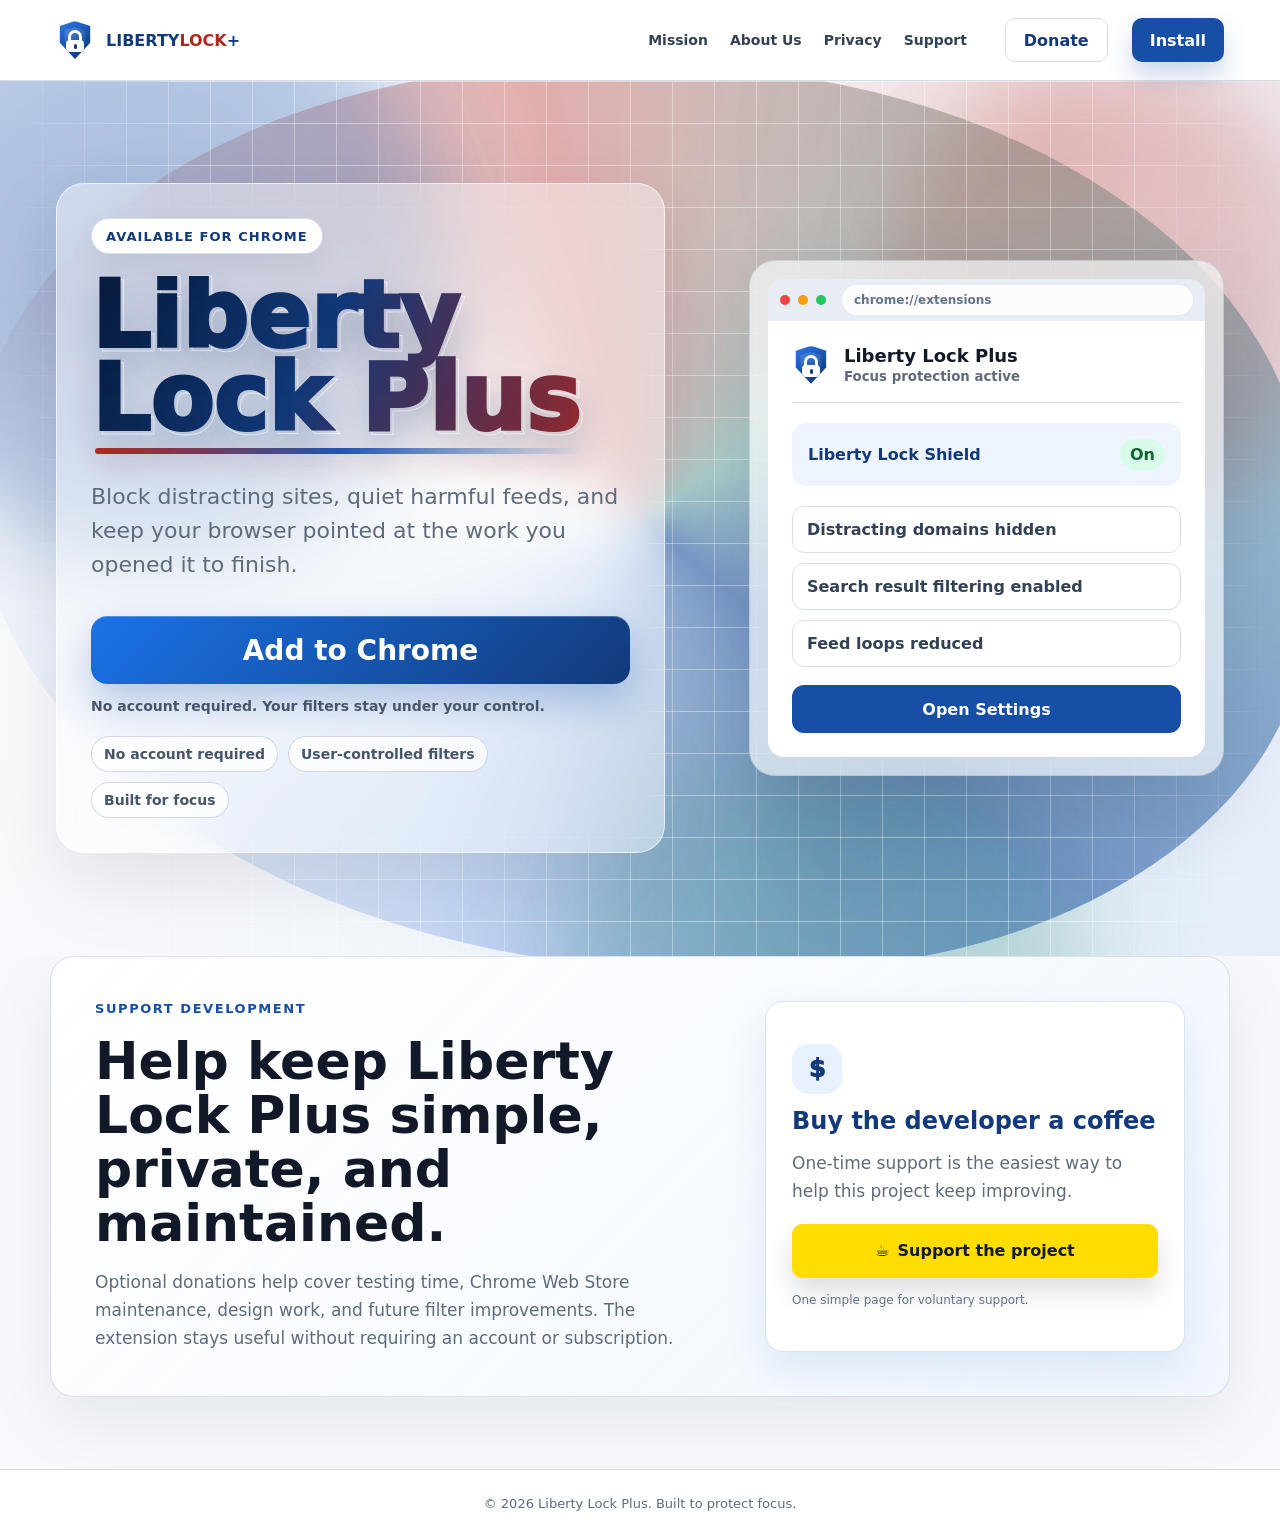
<file: index.html>
<!DOCTYPE html>
<html lang="en">
<head>
  <meta charset="UTF-8">
  <meta name="viewport" content="width=device-width, initial-scale=1.0">
  <title>Liberty Lock Plus | Chrome Extension</title>
  <link rel="stylesheet" href="styles.css?v=20260522-5">
</head>
<body>
  <div class="site-shell">
    <nav class="nav">
      <a class="brand" href="index.html" aria-label="Liberty Lock Plus home">
        <span class="brand-mark" aria-hidden="true"><span class="logo-shackle"></span><span class="logo-body"></span></span>
        <span>Liberty<span>Lock</span>+</span>
      </a>
      <div class="nav-links" aria-label="Site navigation">
        <a href="mission.html">Mission</a>
        <a href="about.html">About Us</a>
        <a href="privacy.html">Privacy</a>
        <a href="donate.html">Support</a>
      </div>
      <a class="button secondary nav-support" href="donate.html">Donate</a>
      <a class="button" href="https://chromewebstore.google.com/detail/liberty-lock-plus/bidblgoobmadjoogpfpldkonhlhlhfmn">Install</a>
    </nav>

    <main class="home-main">
      <div class="shader-field" aria-hidden="true">
        <div class="shader-layer layer-one"></div>
        <div class="shader-layer layer-two"></div>
        <div class="shader-layer layer-three"></div>
      </div>
      <div class="home-hero">
        <section class="home-copy" aria-labelledby="home-title">
          <p class="chrome-badge">Available for Chrome</p>
          <h1 id="home-title">Liberty Lock Plus</h1>
          <p class="hero-copy">
            Block distracting sites, quiet harmful feeds, and keep your browser pointed at the work you opened it to finish.
          </p>
          <a class="button install-button" href="https://chromewebstore.google.com/detail/liberty-lock-plus/bidblgoobmadjoogpfpldkonhlhlhfmn">Add to Chrome</a>
          <p class="cta-note">No account required. Your filters stay under your control.</p>
          <div class="trust-row" aria-label="Extension highlights">
            <span>No account required</span>
            <span>User-controlled filters</span>
            <span>Built for focus</span>
          </div>
        </section>

        <section class="extension-preview" aria-label="Liberty Lock Plus extension preview">
          <div class="browser-bar">
            <span></span>
            <span></span>
            <span></span>
            <div>chrome://extensions</div>
          </div>
          <div class="preview-panel">
            <div class="preview-header">
              <span class="brand-mark" aria-hidden="true"><span class="logo-shackle"></span><span class="logo-body"></span></span>
              <div>
                <strong>Liberty Lock Plus</strong>
                <small>Focus protection active</small>
              </div>
            </div>
            <div class="status-line">
              <span>Liberty Lock Shield</span>
              <strong>On</strong>
            </div>
            <div class="filter-list">
              <p>Distracting domains hidden</p>
              <p>Search result filtering enabled</p>
              <p>Feed loops reduced</p>
            </div>
            <button class="preview-button" type="button">Open Settings</button>
          </div>
        </section>
      </div>
    </main>

    <section id="support" class="support-band" aria-labelledby="support-title">
      <div class="support-copy">
        <p class="eyebrow">Support Development</p>
        <h2 id="support-title">Help keep Liberty Lock Plus simple, private, and maintained.</h2>
        <p>
          Optional donations help cover testing time, Chrome Web Store maintenance, design work, and future filter improvements. The extension stays useful without requiring an account or subscription.
        </p>
      </div>
      <div class="support-card">
        <span class="support-icon" aria-hidden="true">$</span>
        <strong>Buy the developer a coffee</strong>
        <p>One-time support is the easiest way to help this project keep improving.</p>
        <a class="button donate-button" href="https://www.buymeacoffee.com/libertylock?utm_source=liberty_lock_plus_site&amp;utm_medium=homepage_support_card" target="_blank" rel="noopener" data-donation-link>
          <span aria-hidden="true">&#9749;</span>
          Support the project
        </a>
        <small>One simple page for voluntary support.</small>
      </div>
    </section>

    <div id="install-success" class="modal" role="dialog" aria-modal="true" aria-labelledby="install-title">
      <div class="modal-card">
        <span class="brand-mark modal-logo" aria-hidden="true"><span class="logo-shackle"></span><span class="logo-body"></span></span>
        <h2 id="install-title">Almost Ready</h2>
        <p>Once the Chrome Web Store listing is live, this button should link directly to the published extension.</p>
        <button class="button" onclick="closeModal()">Close</button>
      </div>
    </div>

    <footer class="footer">&copy; 2026 Liberty Lock Plus. Built to protect focus.</footer>
  </div>
  <script src="script.js?v=20260522-5"></script>
</body>
</html>
</file>
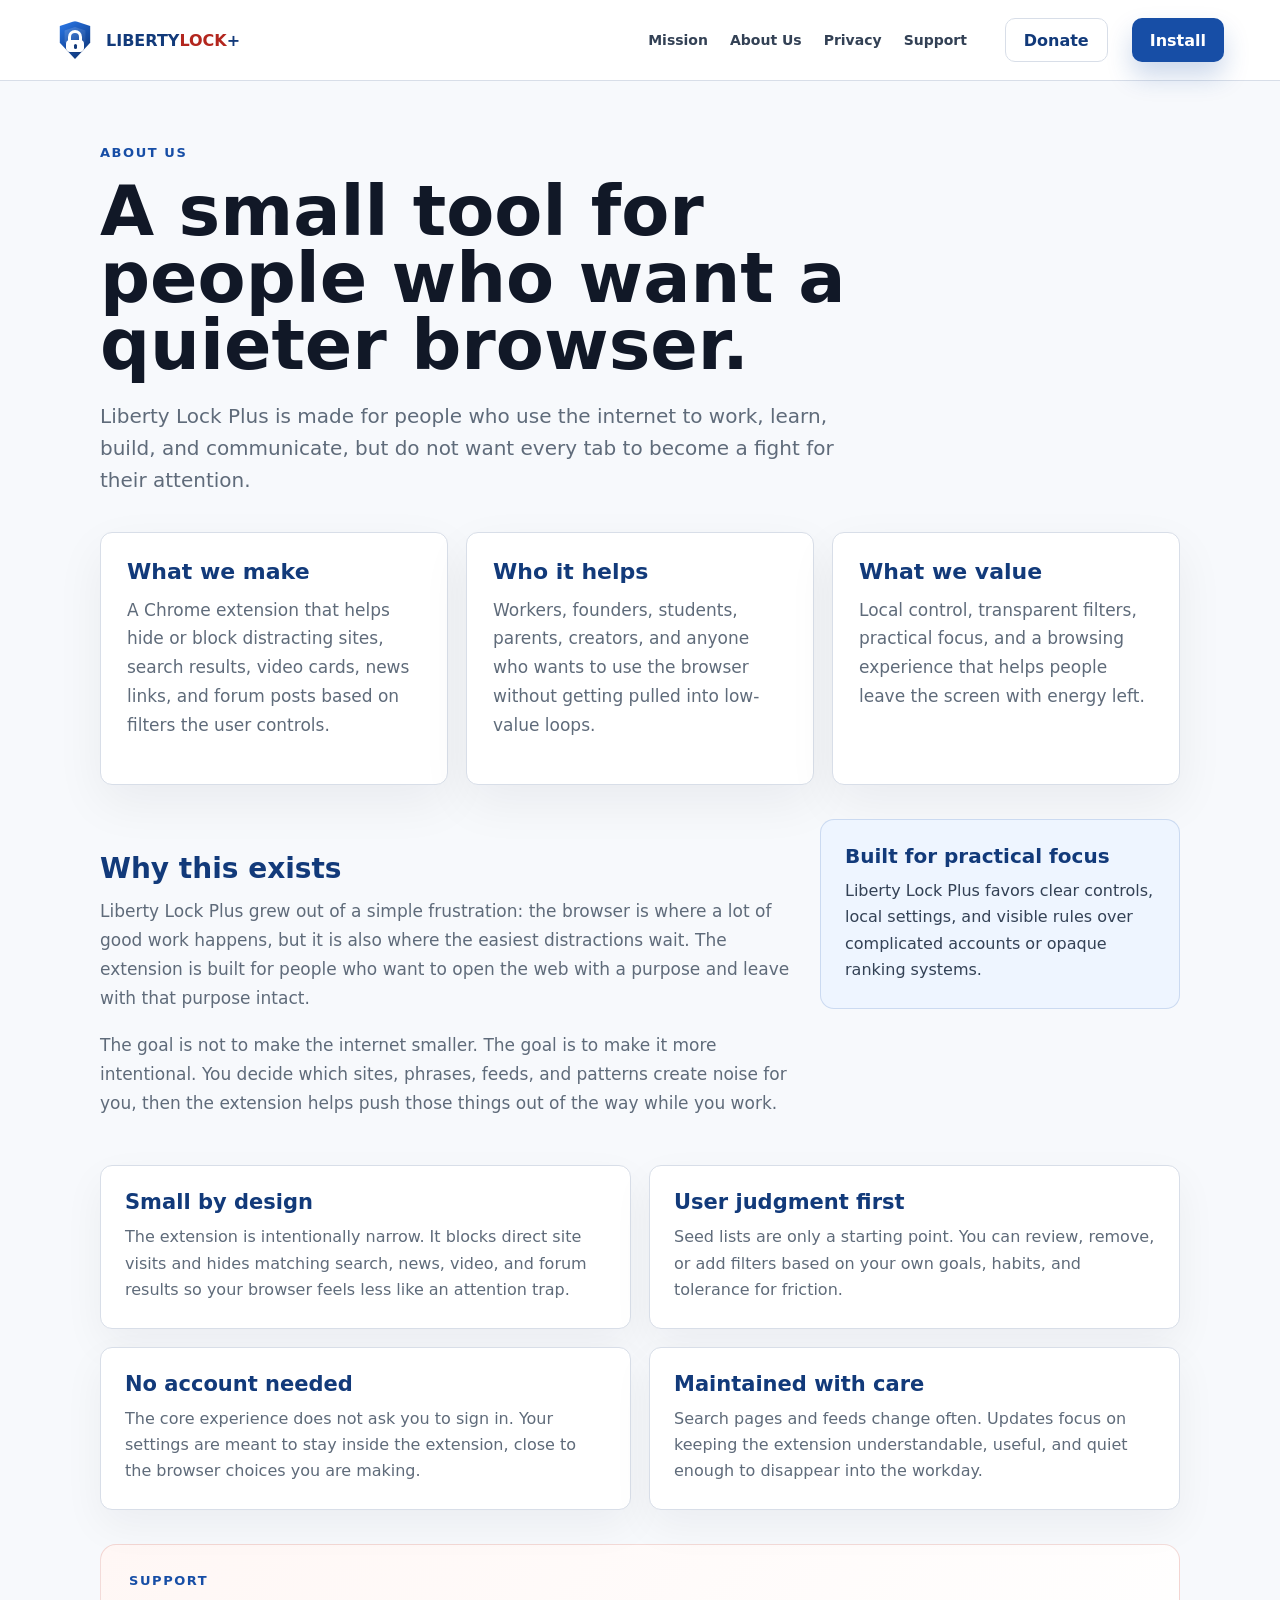
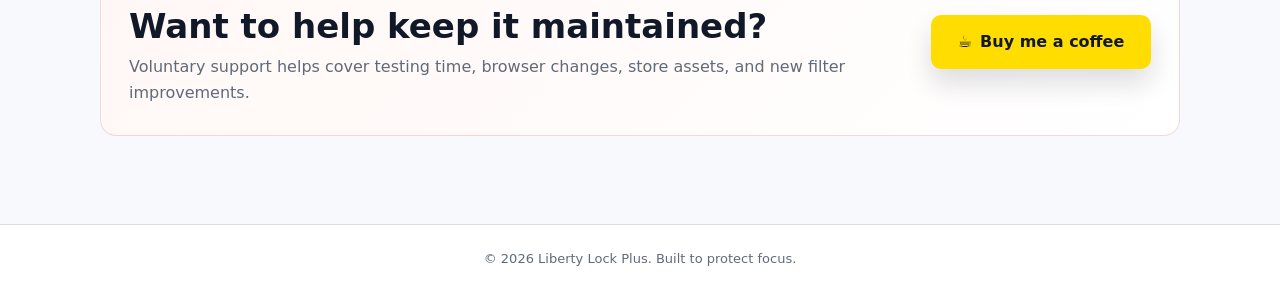
<file: about.html>
<!DOCTYPE html>
<html lang="en">
<head>
  <meta charset="UTF-8">
  <meta name="viewport" content="width=device-width, initial-scale=1.0">
  <title>About Us | Liberty Lock Plus</title>
  <link rel="stylesheet" href="styles.css?v=20260522-5">
</head>
<body>
  <div class="site-shell">
    <nav class="nav">
      <a class="brand" href="index.html" aria-label="Liberty Lock Plus home">
        <span class="brand-mark" aria-hidden="true"><span class="logo-shackle"></span><span class="logo-body"></span></span>
        <span>Liberty<span>Lock</span>+</span>
      </a>
      <div class="nav-links" aria-label="Site navigation">
        <a href="mission.html">Mission</a>
        <a href="about.html">About Us</a>
        <a href="privacy.html">Privacy</a>
        <a href="donate.html">Support</a>
      </div>
      <a class="button secondary nav-support" href="donate.html">Donate</a>
      <a class="button" href="https://chromewebstore.google.com/detail/liberty-lock-plus/bidblgoobmadjoogpfpldkonhlhlhfmn">Install</a>
    </nav>

    <main class="page">
      <header class="page-header">
        <p class="eyebrow">About Us</p>
        <h1>A small tool for people who want a quieter browser.</h1>
        <p class="lead">
          Liberty Lock Plus is made for people who use the internet to work, learn, build, and communicate, but do not want every tab to become a fight for their attention.
        </p>
      </header>

      <section class="grid">
        <article class="card">
          <h2>What we make</h2>
          <p>A Chrome extension that helps hide or block distracting sites, search results, video cards, news links, and forum posts based on filters the user controls.</p>
        </article>
        <article class="card">
          <h2>Who it helps</h2>
          <p>Workers, founders, students, parents, creators, and anyone who wants to use the browser without getting pulled into low-value loops.</p>
        </article>
        <article class="card">
          <h2>What we value</h2>
          <p>Local control, transparent filters, practical focus, and a browsing experience that helps people leave the screen with energy left.</p>
        </article>
      </section>

      <section class="split-section">
        <div class="prose">
          <h2>Why this exists</h2>
          <p>
            Liberty Lock Plus grew out of a simple frustration: the browser is where a lot of good work happens, but it is also where the easiest distractions wait. The extension is built for people who want to open the web with a purpose and leave with that purpose intact.
          </p>
          <p>
            The goal is not to make the internet smaller. The goal is to make it more intentional. You decide which sites, phrases, feeds, and patterns create noise for you, then the extension helps push those things out of the way while you work.
          </p>
        </div>
        <aside class="note-panel">
          <strong>Built for practical focus</strong>
          <p>Liberty Lock Plus favors clear controls, local settings, and visible rules over complicated accounts or opaque ranking systems.</p>
        </aside>
      </section>

      <section class="detail-grid" aria-label="How we build Liberty Lock Plus">
        <article>
          <h2>Small by design</h2>
          <p>The extension is intentionally narrow. It blocks direct site visits and hides matching search, news, video, and forum results so your browser feels less like an attention trap.</p>
        </article>
        <article>
          <h2>User judgment first</h2>
          <p>Seed lists are only a starting point. You can review, remove, or add filters based on your own goals, habits, and tolerance for friction.</p>
        </article>
        <article>
          <h2>No account needed</h2>
          <p>The core experience does not ask you to sign in. Your settings are meant to stay inside the extension, close to the browser choices you are making.</p>
        </article>
        <article>
          <h2>Maintained with care</h2>
          <p>Search pages and feeds change often. Updates focus on keeping the extension understandable, useful, and quiet enough to disappear into the workday.</p>
        </article>
      </section>

      <section class="callout-band">
        <div>
          <p class="eyebrow">Support</p>
          <h2>Want to help keep it maintained?</h2>
          <p>Voluntary support helps cover testing time, browser changes, store assets, and new filter improvements.</p>
        </div>
        <a class="button donate-button compact" href="donate.html"><span aria-hidden="true">&#9749;</span> Buy me a coffee</a>
      </section>
    </main>

    <div id="install-success" class="modal" role="dialog" aria-modal="true" aria-labelledby="install-title">
      <div class="modal-card">
        <span class="brand-mark modal-logo" aria-hidden="true"><span class="logo-shackle"></span><span class="logo-body"></span></span>
        <h2 id="install-title">Almost Ready</h2>
        <p>Once the Chrome Web Store listing is live, this button should link directly to the published extension.</p>
        <button class="button" onclick="closeModal()">Close</button>
      </div>
    </div>

    <footer class="footer">&copy; 2026 Liberty Lock Plus. Built to protect focus.</footer>
  </div>
  <script src="script.js?v=20260522-5"></script>
</body>
</html>
</file>
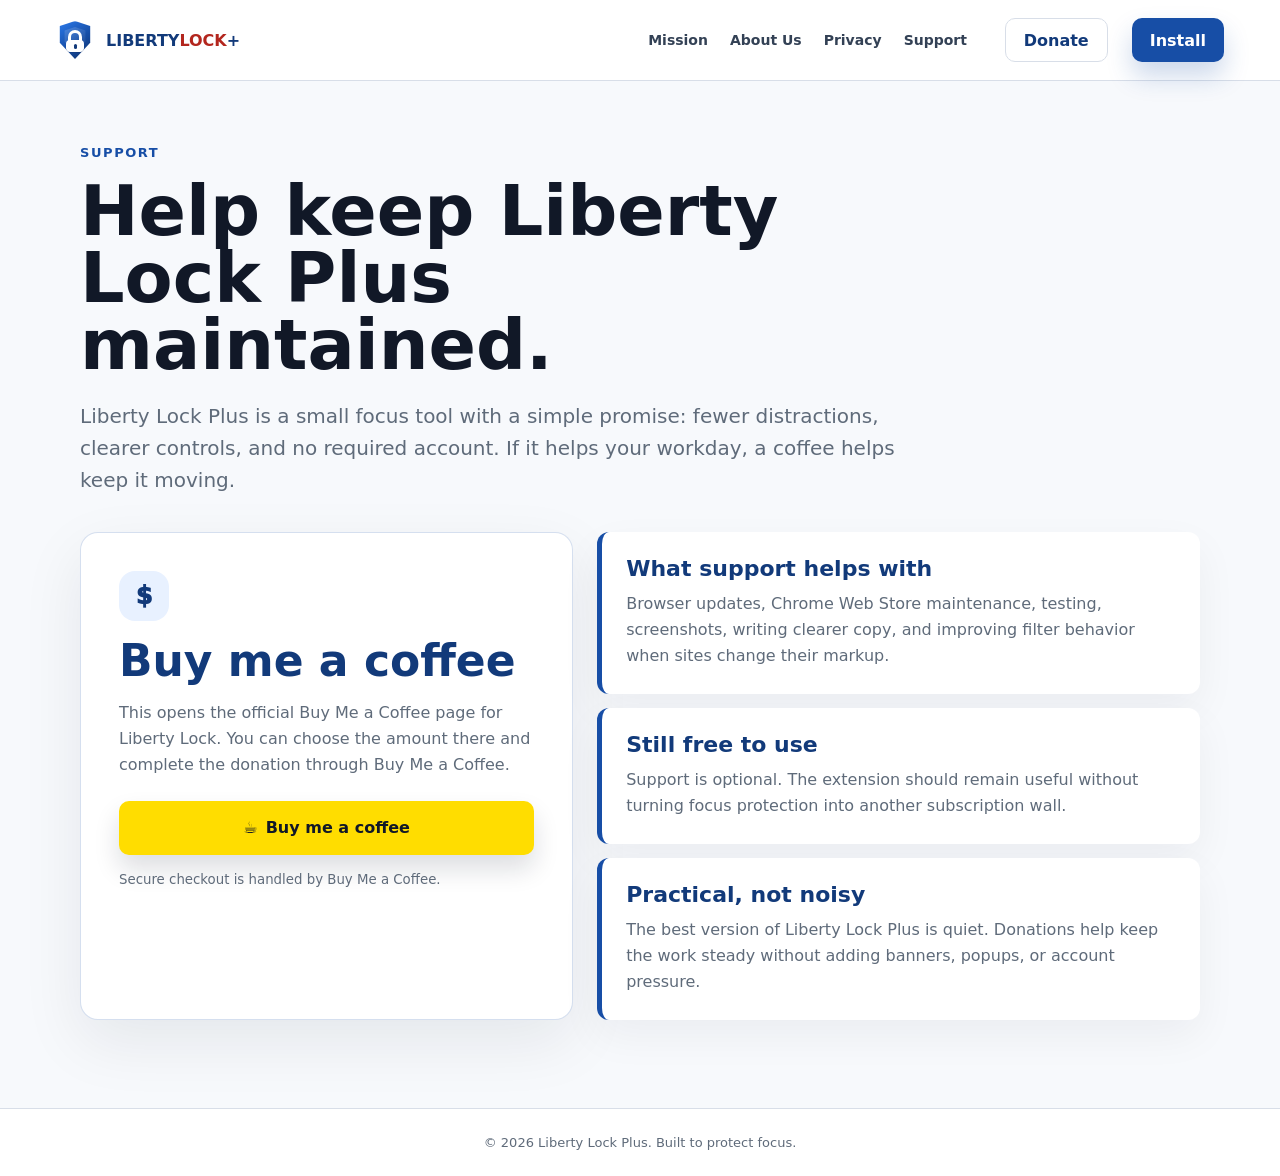
<file: donate.html>
<!DOCTYPE html>
<html lang="en">
<head>
  <meta charset="UTF-8">
  <meta name="viewport" content="width=device-width, initial-scale=1.0">
  <title>Support | Liberty Lock Plus</title>
  <link rel="stylesheet" href="styles.css?v=20260522-5">
</head>
<body>
  <div class="site-shell">
    <nav class="nav">
      <a class="brand" href="index.html" aria-label="Liberty Lock Plus home">
        <span class="brand-mark" aria-hidden="true"><span class="logo-shackle"></span><span class="logo-body"></span></span>
        <span>Liberty<span>Lock</span>+</span>
      </a>
      <div class="nav-links" aria-label="Site navigation">
        <a href="mission.html">Mission</a>
        <a href="about.html">About Us</a>
        <a href="privacy.html">Privacy</a>
        <a href="donate.html">Support</a>
      </div>
      <a class="button secondary nav-support" href="donate.html">Donate</a>
      <a class="button" href="https://chromewebstore.google.com/detail/liberty-lock-plus/bidblgoobmadjoogpfpldkonhlhlhfmn">Install</a>
    </nav>

    <main class="page donation-page">
      <header class="page-header donation-header">
        <p class="eyebrow">Support</p>
        <h1>Help keep Liberty Lock Plus maintained.</h1>
        <p class="lead">
          Liberty Lock Plus is a small focus tool with a simple promise: fewer distractions, clearer controls, and no required account. If it helps your workday, a coffee helps keep it moving.
        </p>
      </header>

      <section class="donation-layout" aria-label="Donation options">
        <div class="donation-panel">
          <span class="support-icon" aria-hidden="true">$</span>
          <h2>Buy me a coffee</h2>
          <p>
            This opens the official Buy Me a Coffee page for Liberty Lock. You can choose the amount there and complete the donation through Buy Me a Coffee.
          </p>
          <a class="button donate-button donation-page-button" href="https://www.buymeacoffee.com/libertylock?utm_source=liberty_lock_plus_site&amp;utm_medium=donation_page" target="_blank" rel="noopener" data-donation-link>
            <span aria-hidden="true">&#9749;</span>
            Buy me a coffee
          </a>
          <small>Secure checkout is handled by Buy Me a Coffee.</small>
        </div>

        <div class="impact-list">
          <article>
            <h2>What support helps with</h2>
            <p>Browser updates, Chrome Web Store maintenance, testing, screenshots, writing clearer copy, and improving filter behavior when sites change their markup.</p>
          </article>
          <article>
            <h2>Still free to use</h2>
            <p>Support is optional. The extension should remain useful without turning focus protection into another subscription wall.</p>
          </article>
          <article>
            <h2>Practical, not noisy</h2>
            <p>The best version of Liberty Lock Plus is quiet. Donations help keep the work steady without adding banners, popups, or account pressure.</p>
          </article>
        </div>
      </section>
    </main>

    <footer class="footer">&copy; 2026 Liberty Lock Plus. Built to protect focus.</footer>
  </div>
  <script src="script.js?v=20260522-5"></script>
</body>
</html>
</file>
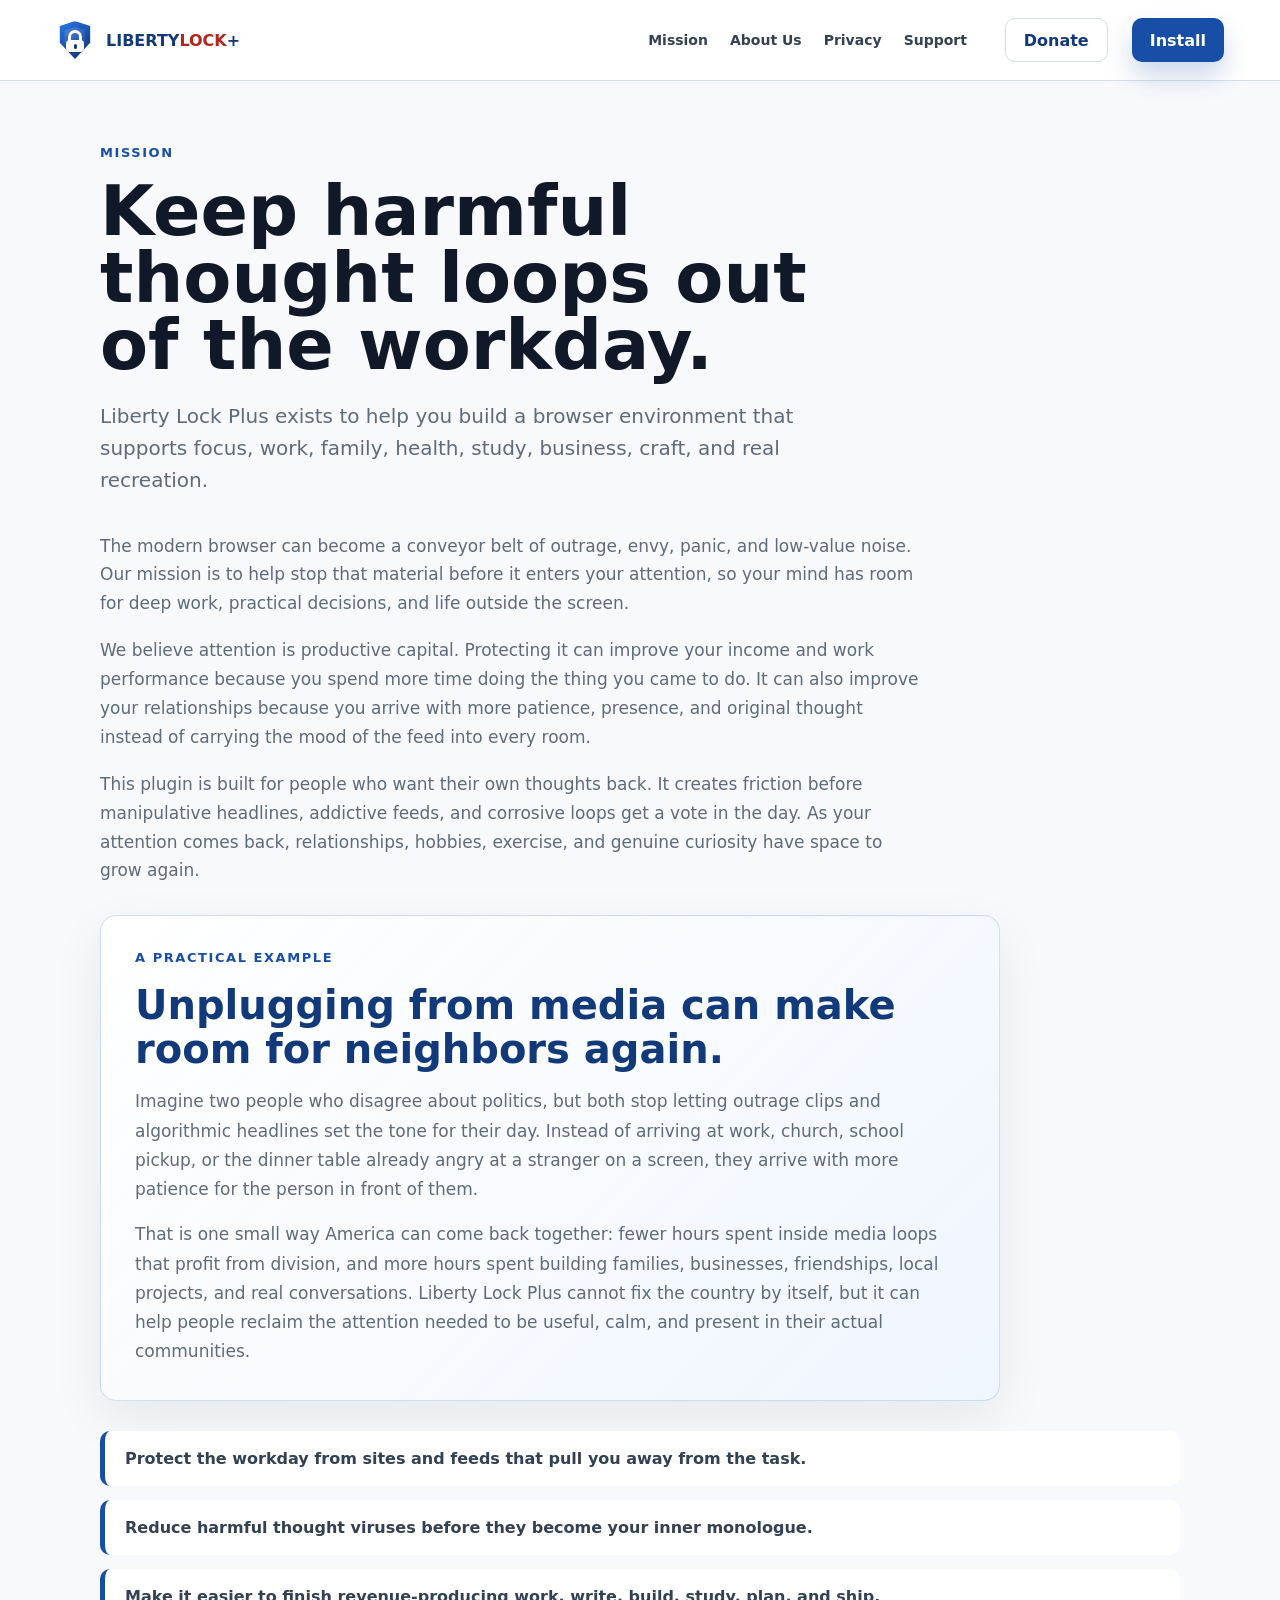
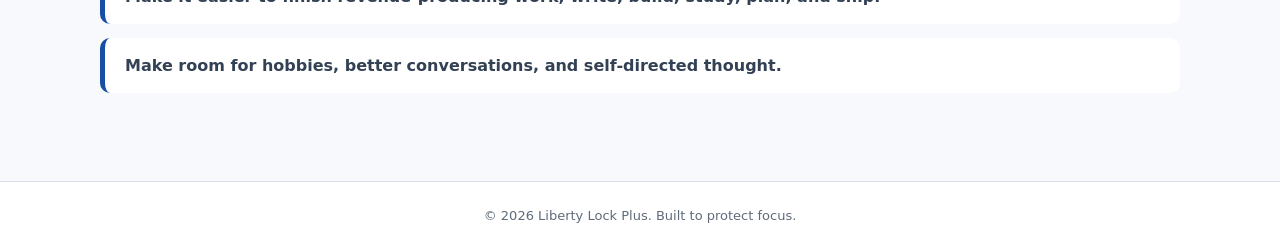
<file: mission.html>
<!DOCTYPE html>
<html lang="en">
<head>
  <meta charset="UTF-8">
  <meta name="viewport" content="width=device-width, initial-scale=1.0">
  <title>Mission | Liberty Lock Plus</title>
  <link rel="stylesheet" href="styles.css?v=20260522-5">
</head>
<body>
  <div class="site-shell">
    <nav class="nav">
      <a class="brand" href="index.html" aria-label="Liberty Lock Plus home">
        <span class="brand-mark" aria-hidden="true"><span class="logo-shackle"></span><span class="logo-body"></span></span>
        <span>Liberty<span>Lock</span>+</span>
      </a>
      <div class="nav-links" aria-label="Site navigation">
        <a href="mission.html">Mission</a>
        <a href="about.html">About Us</a>
        <a href="privacy.html">Privacy</a>
        <a href="donate.html">Support</a>
      </div>
      <a class="button secondary nav-support" href="donate.html">Donate</a>
      <a class="button" href="https://chromewebstore.google.com/detail/liberty-lock-plus/bidblgoobmadjoogpfpldkonhlhlhfmn">Install</a>
    </nav>

    <main class="page">
      <header class="page-header">
        <p class="eyebrow">Mission</p>
        <h1>Keep harmful thought loops out of the workday.</h1>
        <p class="lead">
          Liberty Lock Plus exists to help you build a browser environment that supports focus, work, family, health, study, business, craft, and real recreation.
        </p>
      </header>

      <section class="prose">
        <p>
          The modern browser can become a conveyor belt of outrage, envy, panic, and low-value noise. Our mission is to help stop that material before it enters your attention, so your mind has room for deep work, practical decisions, and life outside the screen.
        </p>
        <p>
          We believe attention is productive capital. Protecting it can improve your income and work performance because you spend more time doing the thing you came to do. It can also improve your relationships because you arrive with more patience, presence, and original thought instead of carrying the mood of the feed into every room.
        </p>
        <p>
          This plugin is built for people who want their own thoughts back. It creates friction before manipulative headlines, addictive feeds, and corrosive loops get a vote in the day. As your attention comes back, relationships, hobbies, exercise, and genuine curiosity have space to grow again.
        </p>
      </section>

      <section class="example-panel" aria-labelledby="america-example-title">
        <p class="eyebrow">A practical example</p>
        <h2 id="america-example-title">Unplugging from media can make room for neighbors again.</h2>
        <p>
          Imagine two people who disagree about politics, but both stop letting outrage clips and algorithmic headlines set the tone for their day. Instead of arriving at work, church, school pickup, or the dinner table already angry at a stranger on a screen, they arrive with more patience for the person in front of them.
        </p>
        <p>
          That is one small way America can come back together: fewer hours spent inside media loops that profit from division, and more hours spent building families, businesses, friendships, local projects, and real conversations. Liberty Lock Plus cannot fix the country by itself, but it can help people reclaim the attention needed to be useful, calm, and present in their actual communities.
        </p>
      </section>

      <section class="feature-list" aria-label="Mission goals">
        <div>Protect the workday from sites and feeds that pull you away from the task.</div>
        <div>Reduce harmful thought viruses before they become your inner monologue.</div>
        <div>Make it easier to finish revenue-producing work, write, build, study, plan, and ship.</div>
        <div>Make room for hobbies, better conversations, and self-directed thought.</div>
      </section>
    </main>

    <div id="install-success" class="modal" role="dialog" aria-modal="true" aria-labelledby="install-title">
      <div class="modal-card">
        <span class="brand-mark modal-logo" aria-hidden="true"><span class="logo-shackle"></span><span class="logo-body"></span></span>
        <h2 id="install-title">Almost Ready</h2>
        <p>Once the Chrome Web Store listing is live, this button should link directly to the published extension.</p>
        <button class="button" onclick="closeModal()">Close</button>
      </div>
    </div>

    <footer class="footer">&copy; 2026 Liberty Lock Plus. Built to protect focus.</footer>
  </div>
  <script src="script.js?v=20260522-5"></script>
</body>
</html>
</file>
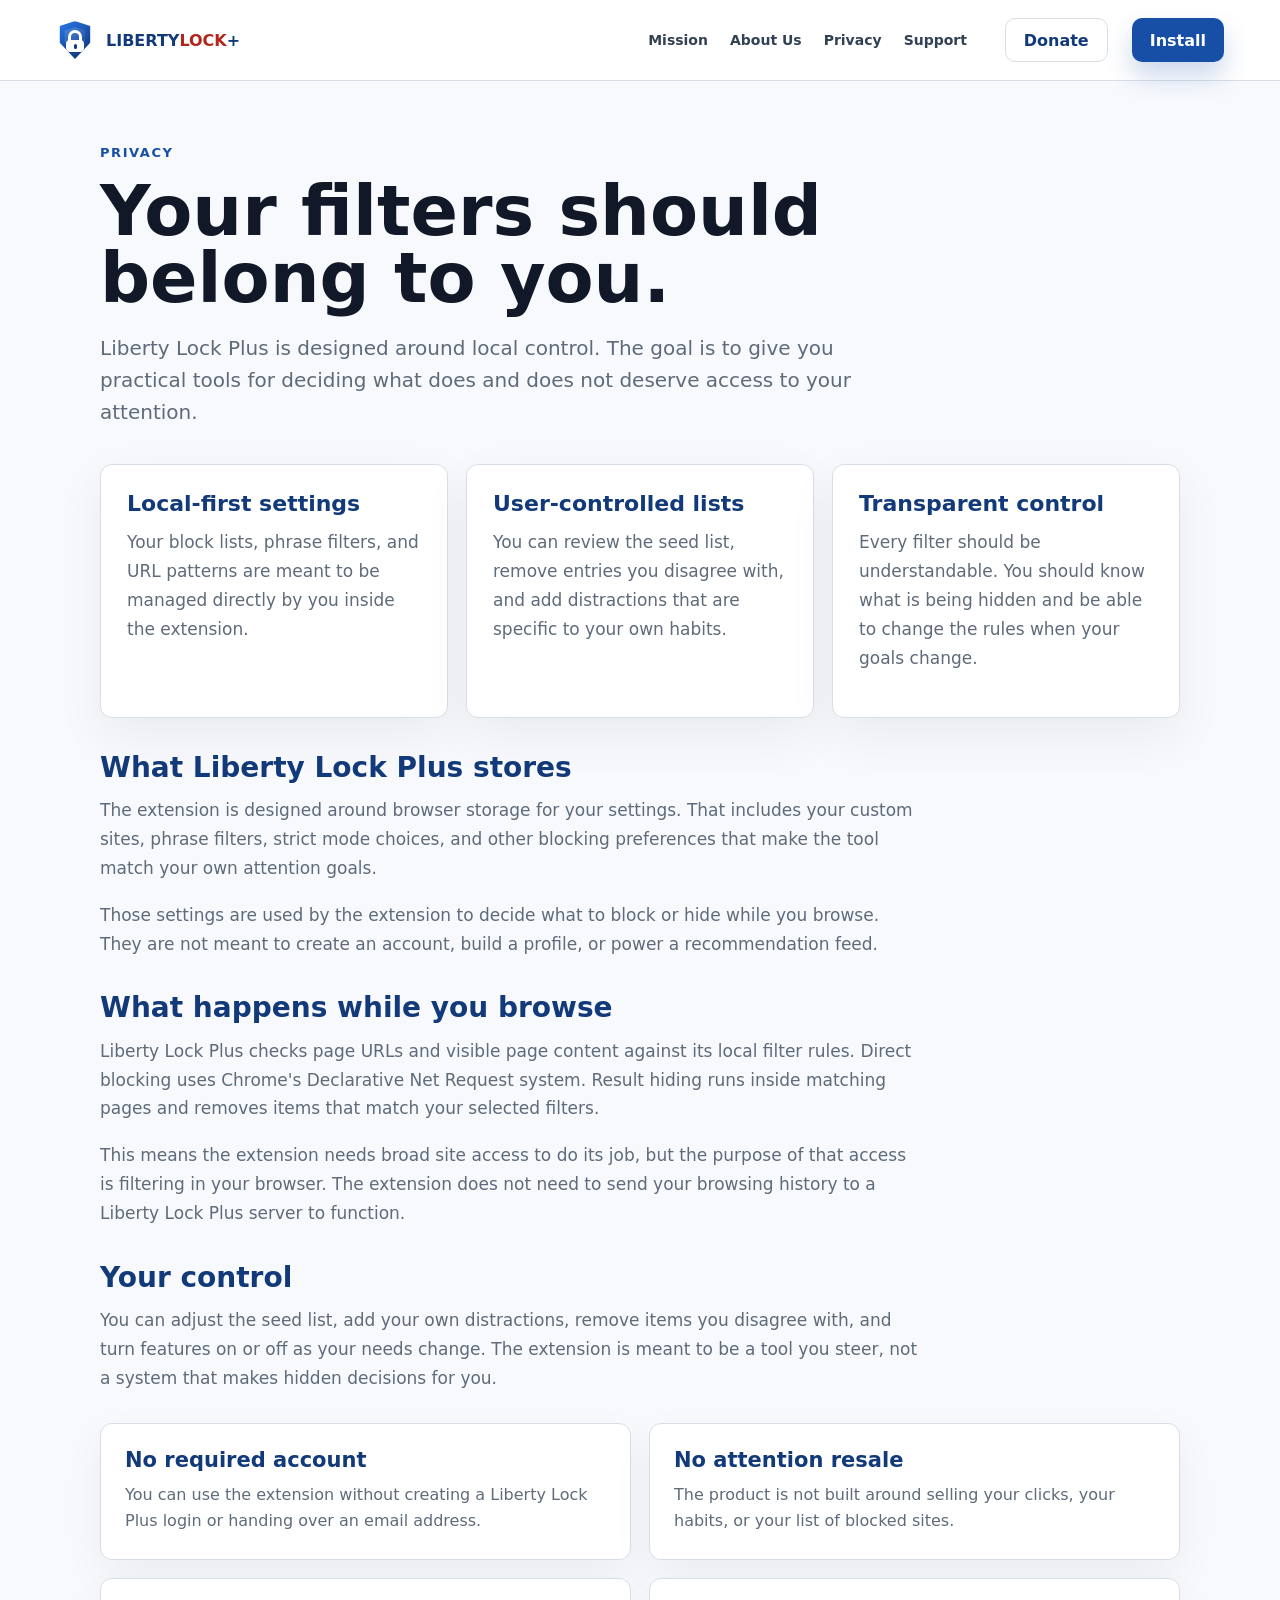
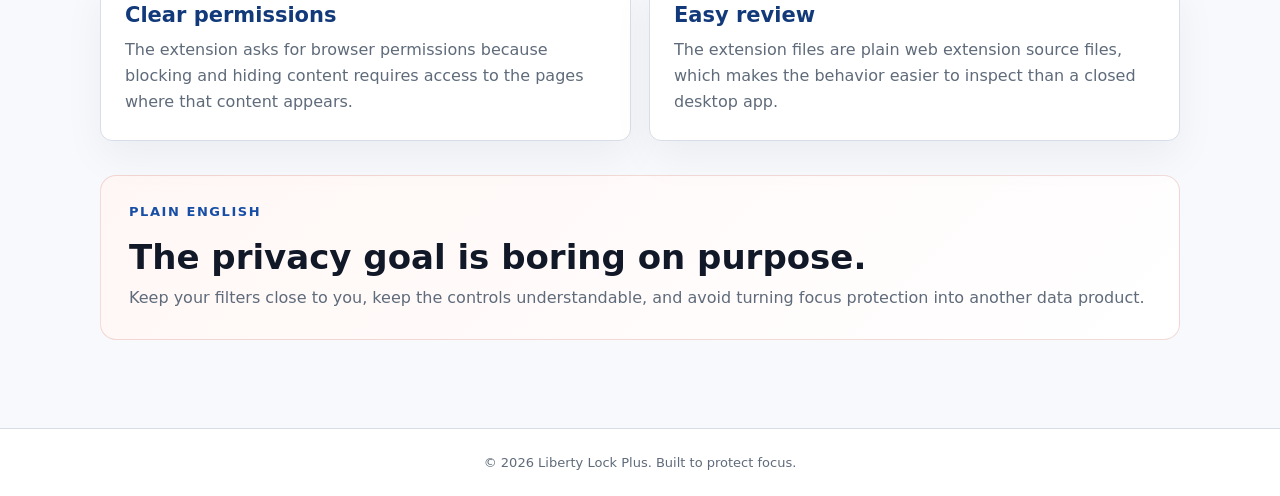
<file: privacy.html>
<!DOCTYPE html>
<html lang="en">
<head>
  <meta charset="UTF-8">
  <meta name="viewport" content="width=device-width, initial-scale=1.0">
  <title>Privacy | Liberty Lock Plus</title>
  <link rel="stylesheet" href="styles.css?v=20260522-5">
</head>
<body>
  <div class="site-shell">
    <nav class="nav">
      <a class="brand" href="index.html" aria-label="Liberty Lock Plus home">
        <span class="brand-mark" aria-hidden="true"><span class="logo-shackle"></span><span class="logo-body"></span></span>
        <span>Liberty<span>Lock</span>+</span>
      </a>
      <div class="nav-links" aria-label="Site navigation">
        <a href="mission.html">Mission</a>
        <a href="about.html">About Us</a>
        <a href="privacy.html">Privacy</a>
        <a href="donate.html">Support</a>
      </div>
      <a class="button secondary nav-support" href="donate.html">Donate</a>
      <a class="button" href="https://chromewebstore.google.com/detail/liberty-lock-plus/bidblgoobmadjoogpfpldkonhlhlhfmn">Install</a>
    </nav>

    <main class="page">
      <header class="page-header">
        <p class="eyebrow">Privacy</p>
        <h1>Your filters should belong to you.</h1>
        <p class="lead">
          Liberty Lock Plus is designed around local control. The goal is to give you practical tools for deciding what does and does not deserve access to your attention.
        </p>
      </header>

      <section class="grid">
        <article class="card">
          <h2>Local-first settings</h2>
          <p>Your block lists, phrase filters, and URL patterns are meant to be managed directly by you inside the extension.</p>
        </article>
        <article class="card">
          <h2>User-controlled lists</h2>
          <p>You can review the seed list, remove entries you disagree with, and add distractions that are specific to your own habits.</p>
        </article>
        <article class="card">
          <h2>Transparent control</h2>
          <p>Every filter should be understandable. You should know what is being hidden and be able to change the rules when your goals change.</p>
        </article>
      </section>

      <section class="prose privacy-copy">
        <h2>What Liberty Lock Plus stores</h2>
        <p>
          The extension is designed around browser storage for your settings. That includes your custom sites, phrase filters, strict mode choices, and other blocking preferences that make the tool match your own attention goals.
        </p>
        <p>
          Those settings are used by the extension to decide what to block or hide while you browse. They are not meant to create an account, build a profile, or power a recommendation feed.
        </p>

        <h2>What happens while you browse</h2>
        <p>
          Liberty Lock Plus checks page URLs and visible page content against its local filter rules. Direct blocking uses Chrome's Declarative Net Request system. Result hiding runs inside matching pages and removes items that match your selected filters.
        </p>
        <p>
          This means the extension needs broad site access to do its job, but the purpose of that access is filtering in your browser. The extension does not need to send your browsing history to a Liberty Lock Plus server to function.
        </p>

        <h2>Your control</h2>
        <p>
          You can adjust the seed list, add your own distractions, remove items you disagree with, and turn features on or off as your needs change. The extension is meant to be a tool you steer, not a system that makes hidden decisions for you.
        </p>
      </section>

      <section class="detail-grid privacy-grid" aria-label="Privacy commitments">
        <article>
          <h2>No required account</h2>
          <p>You can use the extension without creating a Liberty Lock Plus login or handing over an email address.</p>
        </article>
        <article>
          <h2>No attention resale</h2>
          <p>The product is not built around selling your clicks, your habits, or your list of blocked sites.</p>
        </article>
        <article>
          <h2>Clear permissions</h2>
          <p>The extension asks for browser permissions because blocking and hiding content requires access to the pages where that content appears.</p>
        </article>
        <article>
          <h2>Easy review</h2>
          <p>The extension files are plain web extension source files, which makes the behavior easier to inspect than a closed desktop app.</p>
        </article>
      </section>

      <section class="callout-band">
        <div>
          <p class="eyebrow">Plain English</p>
          <h2>The privacy goal is boring on purpose.</h2>
          <p>Keep your filters close to you, keep the controls understandable, and avoid turning focus protection into another data product.</p>
        </div>
      </section>
    </main>

    <div id="install-success" class="modal" role="dialog" aria-modal="true" aria-labelledby="install-title">
      <div class="modal-card">
        <span class="brand-mark modal-logo" aria-hidden="true"><span class="logo-shackle"></span><span class="logo-body"></span></span>
        <h2 id="install-title">Almost Ready</h2>
        <p>Once the Chrome Web Store listing is live, this button should link directly to the published extension.</p>
        <button class="button" onclick="closeModal()">Close</button>
      </div>
    </div>

    <footer class="footer">&copy; 2026 Liberty Lock Plus. Built to protect focus.</footer>
  </div>
  <script src="script.js?v=20260522-5"></script>
</body>
</html>
</file>
<file: styles.css>
:root {
  --ink: #111827;
  --muted: #5f6b7a;
  --line: #d8dee8;
  --paper: #f7f9fc;
  --white: #ffffff;
  --blue: #174ea6;
  --blue-dark: #123a7a;
  --red: #b3261e;
}

@keyframes shaderDrift {
  0% {
    transform: translate3d(-3%, -2%, 0) scale(1) rotate(0deg);
  }

  50% {
    transform: translate3d(4%, 3%, 0) scale(1.08) rotate(8deg);
  }

  100% {
    transform: translate3d(-3%, -2%, 0) scale(1) rotate(0deg);
  }
}

@keyframes shaderPulse {
  0%, 100% {
    opacity: 0.58;
    filter: blur(34px) saturate(1.15);
  }

  50% {
    opacity: 0.82;
    filter: blur(42px) saturate(1.35);
  }
}

* {
  box-sizing: border-box;
}

html {
  scroll-behavior: smooth;
}

body {
  margin: 0;
  min-height: 100vh;
  color: var(--ink);
  background: var(--paper);
  font-family: ui-sans-serif, system-ui, -apple-system, BlinkMacSystemFont, "Segoe UI", sans-serif;
  letter-spacing: 0;
}

a {
  color: inherit;
  text-decoration: none;
}

.site-shell {
  min-height: 100vh;
  display: flex;
  flex-direction: column;
}

.nav {
  position: sticky;
  top: 0;
  z-index: 10;
  display: flex;
  align-items: center;
  justify-content: flex-start;
  gap: 24px;
  padding: 18px clamp(20px, 5vw, 56px);
  background: rgba(255, 255, 255, 0.94);
  border-bottom: 1px solid var(--line);
  backdrop-filter: blur(16px);
}

.brand {
  display: inline-flex;
  align-items: center;
  gap: 12px;
  font-weight: 900;
  color: var(--blue-dark);
  text-transform: uppercase;
}

.brand-mark {
  position: relative;
  width: 38px;
  height: 38px;
  display: inline-block;
  flex: 0 0 auto;
  border-radius: 13px 13px 16px 16px;
  background:
    linear-gradient(145deg, #2d7df0 0%, #174ea6 54%, #0f2f66 100%);
  clip-path: polygon(50% 0, 90% 13%, 90% 57%, 50% 100%, 10% 57%, 10% 13%);
  box-shadow:
    0 12px 26px rgba(23, 78, 166, 0.28),
    inset 0 1px 0 rgba(255, 255, 255, 0.35);
}

.brand-mark::after {
  content: "";
  position: absolute;
  inset: 6px;
  border-radius: 9px 9px 13px 13px;
  background:
    linear-gradient(145deg, rgba(255, 255, 255, 0.18), rgba(255, 255, 255, 0));
  clip-path: inherit;
}

.logo-shackle {
  position: absolute;
  left: 12px;
  top: 9px;
  z-index: 1;
  width: 14px;
  height: 14px;
  border: 3px solid #ffffff;
  border-bottom: 0;
  border-radius: 10px 10px 0 0;
}

.logo-body {
  position: absolute;
  left: 10px;
  top: 19px;
  z-index: 2;
  width: 18px;
  height: 12px;
  border-radius: 4px;
  background: #ffffff;
  box-shadow: 0 1px 0 rgba(15, 23, 42, 0.12);
}

.logo-body::after {
  content: "";
  position: absolute;
  left: 8px;
  top: 4px;
  width: 3px;
  height: 5px;
  border-radius: 999px;
  background: var(--blue-dark);
}

.modal-logo {
  display: block;
  margin: 0 auto;
}

.brand span span {
  color: var(--red);
}

.nav-links {
  display: flex;
  align-items: center;
  gap: 22px;
  margin-left: clamp(180px, 30vw, 500px);
  color: #334155;
  font-size: 14px;
  font-weight: 750;
}

.nav > .button {
  margin-left: auto;
}

.nav-support {
  margin-left: auto;
}

.nav-support + .button {
  margin-left: 0;
}

.nav-links a:hover {
  color: var(--blue);
}

.button {
  display: inline-flex;
  align-items: center;
  justify-content: center;
  min-height: 44px;
  padding: 0 18px;
  border: 0;
  border-radius: 10px;
  background: var(--blue);
  color: var(--white);
  font: inherit;
  font-weight: 850;
  cursor: pointer;
  box-shadow: 0 14px 26px rgba(23, 78, 166, 0.22);
  transition: transform 0.15s ease, background 0.15s ease;
}

.button:hover {
  background: var(--blue-dark);
  transform: translateY(-1px);
}

.button.secondary {
  background: var(--white);
  color: var(--blue-dark);
  border: 1px solid var(--line);
  box-shadow: none;
}

.home-main {
  position: relative;
  flex: 1;
  display: flex;
  align-items: center;
  padding: clamp(54px, 8vw, 104px) clamp(20px, 5vw, 56px);
  overflow: hidden;
  background:
    linear-gradient(135deg, rgba(255, 255, 255, 0.9), rgba(247, 249, 252, 0.74) 44%, rgba(228, 237, 251, 0.88)),
    #f7f9fc;
}

.home-main::after {
  content: "";
  position: absolute;
  inset: 0;
  z-index: 0;
  pointer-events: none;
  background-image:
    linear-gradient(rgba(255, 255, 255, 0.42) 1px, transparent 1px),
    linear-gradient(90deg, rgba(255, 255, 255, 0.36) 1px, transparent 1px);
  background-size: 42px 42px;
  mask-image: linear-gradient(90deg, transparent, #000 16%, #000 84%, transparent);
}

.shader-field {
  position: absolute;
  inset: -18% -12%;
  z-index: 0;
  pointer-events: none;
  background:
    radial-gradient(circle at 18% 28%, rgba(23, 78, 166, 0.2), transparent 26%),
    radial-gradient(circle at 76% 18%, rgba(179, 38, 30, 0.17), transparent 24%),
    radial-gradient(circle at 62% 78%, rgba(24, 125, 107, 0.18), transparent 30%);
}

.shader-field::before {
  content: "";
  position: absolute;
  inset: 12% 8%;
  border-radius: 48% 52% 42% 58%;
  background:
    conic-gradient(from 130deg at 50% 50%,
      rgba(23, 78, 166, 0.52),
      rgba(58, 119, 218, 0.26),
      rgba(255, 255, 255, 0.16),
      rgba(179, 38, 30, 0.36),
      rgba(24, 125, 107, 0.32),
      rgba(23, 78, 166, 0.52));
  animation: shaderDrift 18s ease-in-out infinite, shaderPulse 8s ease-in-out infinite;
  mix-blend-mode: multiply;
}

.shader-layer {
  position: absolute;
  border-radius: 999px;
  filter: blur(38px);
  opacity: 0.72;
  animation: shaderDrift 16s ease-in-out infinite;
}

.layer-one {
  width: 46vw;
  height: 46vw;
  min-width: 360px;
  min-height: 360px;
  left: 1%;
  top: 4%;
  background: rgba(23, 78, 166, 0.32);
}

.layer-two {
  width: 36vw;
  height: 36vw;
  min-width: 280px;
  min-height: 280px;
  right: 6%;
  top: 12%;
  background: rgba(179, 38, 30, 0.24);
  animation-duration: 21s;
  animation-delay: -5s;
}

.layer-three {
  width: 40vw;
  height: 40vw;
  min-width: 300px;
  min-height: 300px;
  right: 22%;
  bottom: -12%;
  background: rgba(25, 127, 104, 0.22);
  animation-duration: 24s;
  animation-delay: -9s;
}

.home-hero {
  position: relative;
  z-index: 1;
  width: min(1180px, 100%);
  margin: 0 auto;
  display: grid;
  grid-template-columns: minmax(0, 1fr) minmax(340px, 0.78fr);
  align-items: center;
  gap: clamp(34px, 7vw, 84px);
}

.home-copy {
  max-width: 720px;
  padding: clamp(22px, 3vw, 34px);
  border: 1px solid rgba(255, 255, 255, 0.62);
  border-radius: 28px;
  background: rgba(255, 255, 255, 0.42);
  box-shadow: 0 28px 80px rgba(15, 23, 42, 0.1);
  backdrop-filter: blur(20px);
}

.chrome-badge {
  display: inline-flex;
  align-items: center;
  min-height: 36px;
  margin: 0 0 22px;
  padding: 0 14px;
  border: 1px solid rgba(23, 78, 166, 0.18);
  border-radius: 999px;
  background: var(--white);
  color: var(--blue-dark);
  font-size: 13px;
  font-weight: 900;
  letter-spacing: 0.08em;
  text-transform: uppercase;
  box-shadow: 0 12px 30px rgba(15, 23, 42, 0.06);
}

.eyebrow {
  margin: 0 0 18px;
  color: var(--blue);
  font-size: 13px;
  font-weight: 900;
  letter-spacing: 0.12em;
  text-transform: uppercase;
}

h1 {
  margin: 0;
  font-size: clamp(44px, 8vw, 84px);
  line-height: 0.96;
  letter-spacing: 0;
}

.home-copy h1 {
  position: relative;
  width: fit-content;
  max-width: 100%;
  padding-bottom: 12px;
  color: #0f2f66;
  font-size: clamp(52px, 7.6vw, 92px);
  font-weight: 950;
  line-height: 0.9;
  text-wrap: balance;
  background:
    linear-gradient(118deg, #071a3a 0%, #123a7a 42%, #b3261e 100%);
  -webkit-background-clip: text;
  background-clip: text;
  -webkit-text-fill-color: transparent;
  text-shadow: 0 18px 36px rgba(15, 47, 102, 0.12);
}

.home-copy h1::after {
  content: "";
  position: absolute;
  left: 4px;
  right: 8%;
  bottom: 0;
  height: 6px;
  border-radius: 999px;
  background:
    linear-gradient(90deg, var(--red), rgba(23, 78, 166, 0.94), rgba(255, 255, 255, 0));
  box-shadow: 0 10px 24px rgba(179, 38, 30, 0.2);
}

.home-copy h1::before {
  content: "Liberty Lock Plus";
  position: absolute;
  inset: 0;
  z-index: -1;
  color: transparent;
  -webkit-text-stroke: 1px rgba(255, 255, 255, 0.7);
  transform: translate(3px, 3px);
}

.hero-copy {
  max-width: 660px;
  margin: 26px 0 34px;
  color: var(--muted);
  font-size: clamp(18px, 2.5vw, 22px);
  line-height: 1.55;
}

.install-button {
  width: 100%;
  min-height: 68px;
  padding: 0 clamp(24px, 5vw, 56px);
  border-radius: 16px;
  background:
    linear-gradient(135deg, #1a73e8, var(--blue-dark));
  font-size: clamp(20px, 2.4vw, 28px);
  letter-spacing: 0;
  box-shadow:
    0 18px 38px rgba(23, 78, 166, 0.28),
    inset 0 1px 0 rgba(255, 255, 255, 0.25);
}

.install-button:hover {
  background:
    linear-gradient(135deg, #155ab6, #0f2f66);
}

.cta-note {
  margin: 14px 0 0;
  color: #475569;
  font-size: 14px;
  font-weight: 750;
}

.trust-row {
  display: flex;
  flex-wrap: wrap;
  gap: 10px;
  margin-top: 22px;
  color: #475569;
  font-size: 14px;
  font-weight: 800;
}

.trust-row span {
  padding: 9px 12px;
  border: 1px solid rgba(148, 163, 184, 0.38);
  border-radius: 999px;
  background: rgba(255, 255, 255, 0.74);
}

.extension-preview {
  position: relative;
  padding: 18px;
  border: 1px solid rgba(148, 163, 184, 0.36);
  border-radius: 26px;
  background: rgba(255, 255, 255, 0.62);
  box-shadow: 0 32px 90px rgba(15, 23, 42, 0.16);
  backdrop-filter: blur(22px);
}

.browser-bar {
  display: grid;
  grid-template-columns: 10px 10px 10px 1fr;
  align-items: center;
  gap: 8px;
  min-height: 42px;
  padding: 0 12px;
  border-radius: 16px 16px 0 0;
  background: #e8edf5;
  color: #64748b;
  font-size: 12px;
  font-weight: 800;
}

.browser-bar span {
  width: 10px;
  height: 10px;
  border-radius: 50%;
  background: #ef4444;
}

.browser-bar span:nth-child(2) {
  background: #f59e0b;
}

.browser-bar span:nth-child(3) {
  background: #22c55e;
}

.browser-bar div {
  min-width: 0;
  margin-left: 8px;
  padding: 8px 12px;
  border-radius: 999px;
  background: rgba(255, 255, 255, 0.86);
  overflow: hidden;
  text-overflow: ellipsis;
  white-space: nowrap;
}

.preview-panel {
  padding: 24px;
  border-radius: 0 0 16px 16px;
  background: var(--white);
}

.preview-header {
  display: flex;
  align-items: center;
  gap: 14px;
  padding-bottom: 18px;
  border-bottom: 1px solid var(--line);
}

.preview-header strong,
.preview-header small {
  display: block;
}

.preview-header strong {
  font-size: 18px;
}

.preview-header small {
  margin-top: 3px;
  color: var(--muted);
  font-weight: 750;
}

.status-line {
  display: flex;
  justify-content: space-between;
  align-items: center;
  margin: 20px 0;
  padding: 16px;
  border-radius: 14px;
  background: #eef5ff;
  color: var(--blue-dark);
  font-weight: 900;
}

.status-line strong {
  padding: 6px 10px;
  border-radius: 999px;
  background: #d7fbe8;
  color: #166534;
}

.filter-list {
  display: grid;
  gap: 10px;
}

.filter-list p {
  margin: 0;
  padding: 13px 14px;
  border: 1px solid var(--line);
  border-radius: 12px;
  color: #334155;
  font-weight: 750;
}

.preview-button {
  width: 100%;
  min-height: 48px;
  margin-top: 18px;
  border: 0;
  border-radius: 12px;
  background: var(--blue);
  color: var(--white);
  font: inherit;
  font-weight: 900;
}

.support-band {
  width: min(1180px, calc(100% - 40px));
  margin: 0 auto 72px;
  display: grid;
  grid-template-columns: minmax(0, 1fr) minmax(300px, 420px);
  gap: clamp(24px, 5vw, 56px);
  align-items: stretch;
  padding: clamp(26px, 5vw, 44px);
  border: 1px solid rgba(216, 222, 232, 0.86);
  border-radius: 24px;
  background:
    linear-gradient(135deg, rgba(255, 255, 255, 0.96), rgba(238, 245, 255, 0.86)),
    var(--white);
  box-shadow: 0 24px 70px rgba(15, 23, 42, 0.08);
}

.support-copy {
  align-self: center;
}

.support-copy h2 {
  max-width: 720px;
  margin: 0 0 18px;
  color: var(--ink);
  font-size: clamp(30px, 4.6vw, 52px);
  line-height: 1.04;
  letter-spacing: 0;
}

.support-copy p:not(.eyebrow),
.support-card p {
  margin: 0;
  color: var(--muted);
  font-size: 17px;
  line-height: 1.65;
}

.support-card {
  display: flex;
  flex-direction: column;
  justify-content: center;
  gap: 14px;
  padding: 26px;
  border: 1px solid rgba(23, 78, 166, 0.16);
  border-radius: 18px;
  background: var(--white);
  box-shadow: 0 18px 42px rgba(23, 78, 166, 0.1);
}

.support-icon {
  width: 50px;
  height: 50px;
  display: grid;
  place-items: center;
  border-radius: 16px;
  background: #e8f1ff;
  color: var(--blue-dark);
  font-size: 24px;
  font-weight: 950;
}

.support-card strong {
  color: var(--blue-dark);
  font-size: 24px;
  line-height: 1.15;
}

.donate-button {
  width: 100%;
  min-height: 54px;
  margin-top: 4px;
  gap: 8px;
  background: #ffdd00;
  color: #111827;
  box-shadow: 0 14px 26px rgba(17, 24, 39, 0.14);
}

.donate-button:hover {
  background: #f4cc00;
  color: #111827;
}

.support-card small {
  color: #64748b;
  font-size: 12px;
  line-height: 1.45;
}

.page {
  width: min(1080px, calc(100% - 40px));
  margin: 0 auto;
  padding: 64px 0 88px;
}

.page-header {
  max-width: 760px;
  margin-bottom: 36px;
}

.page-header h1 {
  font-size: clamp(42px, 6vw, 70px);
}

.lead {
  color: var(--muted);
  font-size: 20px;
  line-height: 1.6;
}

.grid {
  display: grid;
  grid-template-columns: repeat(3, minmax(0, 1fr));
  gap: 18px;
}

.card {
  padding: 26px;
  border: 1px solid var(--line);
  border-radius: 12px;
  background: var(--white);
  box-shadow: 0 18px 50px rgba(15, 23, 42, 0.06);
}

.card h2,
.card h3 {
  margin: 0 0 12px;
  color: var(--blue-dark);
  font-size: 22px;
}

.card p,
.prose p {
  margin: 0 0 18px;
  color: var(--muted);
  font-size: 17px;
  line-height: 1.7;
}

.prose {
  max-width: 820px;
}

.prose h2 {
  margin: 34px 0 12px;
  color: var(--blue-dark);
  font-size: 28px;
  line-height: 1.15;
}

.example-panel {
  max-width: 900px;
  margin: 30px 0;
  padding: clamp(24px, 4vw, 34px);
  border: 1px solid rgba(23, 78, 166, 0.18);
  border-radius: 16px;
  background:
    linear-gradient(135deg, rgba(255, 255, 255, 0.98), rgba(238, 245, 255, 0.9));
  box-shadow: 0 18px 52px rgba(15, 23, 42, 0.07);
}

.example-panel h2 {
  max-width: 780px;
  margin: 0 0 16px;
  color: var(--blue-dark);
  font-size: clamp(26px, 4vw, 40px);
  line-height: 1.1;
}

.example-panel p:not(.eyebrow) {
  max-width: 820px;
  margin: 0 0 16px;
  color: var(--muted);
  font-size: 17px;
  line-height: 1.72;
}

.example-panel p:last-child {
  margin-bottom: 0;
}

.split-section {
  display: grid;
  grid-template-columns: minmax(0, 1fr) minmax(280px, 360px);
  gap: 28px;
  align-items: start;
  margin-top: 34px;
}

.note-panel {
  padding: 24px;
  border: 1px solid rgba(23, 78, 166, 0.16);
  border-radius: 14px;
  background: #eef5ff;
  color: #334155;
}

.note-panel strong {
  display: block;
  margin-bottom: 10px;
  color: var(--blue-dark);
  font-size: 20px;
}

.note-panel p {
  margin: 0;
  line-height: 1.65;
}

.detail-grid {
  display: grid;
  grid-template-columns: repeat(2, minmax(0, 1fr));
  gap: 18px;
  margin-top: 30px;
}

.detail-grid article {
  padding: 24px;
  border: 1px solid var(--line);
  border-radius: 12px;
  background: var(--white);
  box-shadow: 0 16px 42px rgba(15, 23, 42, 0.05);
}

.detail-grid h2 {
  margin: 0 0 10px;
  color: var(--blue-dark);
  font-size: 21px;
}

.detail-grid p {
  margin: 0;
  color: var(--muted);
  font-size: 16px;
  line-height: 1.65;
}

.callout-band {
  display: flex;
  align-items: center;
  justify-content: space-between;
  gap: 24px;
  margin-top: 34px;
  padding: 28px;
  border: 1px solid rgba(179, 38, 30, 0.16);
  border-radius: 16px;
  background: linear-gradient(135deg, #fff7f5, #ffffff);
}

.callout-band h2 {
  margin: 0 0 8px;
  color: var(--ink);
  font-size: clamp(24px, 3vw, 34px);
}

.callout-band p:not(.eyebrow) {
  margin: 0;
  color: var(--muted);
  line-height: 1.65;
}

.compact {
  width: auto;
  min-width: 220px;
  padding: 0 22px;
}

.privacy-copy {
  margin-top: 34px;
}

.donation-page {
  width: min(1120px, calc(100% - 40px));
}

.donation-header {
  max-width: 820px;
}

.donation-layout {
  display: grid;
  grid-template-columns: minmax(320px, 0.9fr) minmax(0, 1.1fr);
  gap: 24px;
  align-items: stretch;
}

.donation-panel {
  display: flex;
  flex-direction: column;
  gap: 14px;
  padding: clamp(26px, 4vw, 38px);
  border: 1px solid rgba(23, 78, 166, 0.18);
  border-radius: 18px;
  background: var(--white);
  box-shadow: 0 22px 62px rgba(15, 23, 42, 0.08);
}

.donation-panel h2 {
  margin: 0;
  color: var(--blue-dark);
  font-size: clamp(28px, 4vw, 44px);
}

.donation-panel p,
.donation-panel small {
  margin: 0;
  color: var(--muted);
  line-height: 1.65;
}

.donation-page-button {
  margin-top: 8px;
}

.impact-list {
  display: grid;
  gap: 14px;
}

.impact-list article {
  padding: 24px;
  border-left: 5px solid var(--blue);
  border-radius: 12px;
  background: var(--white);
  box-shadow: 0 16px 42px rgba(15, 23, 42, 0.05);
}

.impact-list h2 {
  margin: 0 0 10px;
  color: var(--blue-dark);
  font-size: 22px;
}

.impact-list p {
  margin: 0;
  color: var(--muted);
  font-size: 16px;
  line-height: 1.65;
}

.feature-list {
  display: grid;
  gap: 14px;
  margin-top: 24px;
}

.feature-list div {
  padding: 18px 20px;
  border-left: 5px solid var(--blue);
  background: var(--white);
  border-radius: 10px;
  color: #334155;
  font-weight: 700;
}

.modal {
  position: fixed;
  inset: 0;
  display: none;
  align-items: center;
  justify-content: center;
  padding: 20px;
  background: rgba(15, 23, 42, 0.72);
  z-index: 20;
}

.modal.open {
  display: flex;
}

.modal-card {
  width: min(520px, 100%);
  padding: 32px;
  border-radius: 16px;
  background: var(--white);
  text-align: center;
  box-shadow: 0 30px 90px rgba(0, 0, 0, 0.28);
}

.modal-card h2 {
  margin: 16px 0 8px;
  color: var(--blue-dark);
  font-size: 32px;
}

.modal-card p {
  color: var(--muted);
  line-height: 1.6;
}

.footer {
  margin-top: auto;
  padding: 26px 20px;
  border-top: 1px solid var(--line);
  background: var(--white);
  color: var(--muted);
  text-align: center;
  font-size: 13px;
}

@media (max-width: 760px) {
  .nav {
    align-items: flex-start;
    flex-direction: column;
  }

  .nav-links {
    width: 100%;
    justify-content: space-between;
    gap: 10px;
  }

  .nav .button {
    width: 100%;
  }

  .nav-support {
    margin-left: 0;
  }

  .grid {
    grid-template-columns: 1fr;
  }

  .split-section,
  .detail-grid,
  .donation-layout {
    grid-template-columns: 1fr;
  }

  .callout-band {
    align-items: stretch;
    flex-direction: column;
  }

  .compact {
    width: 100%;
  }

  .home-hero {
    grid-template-columns: 1fr;
  }

  .install-button {
    width: 100%;
  }

  .extension-preview {
    padding: 12px;
    border-radius: 20px;
  }

  .preview-panel {
    padding: 18px;
  }

  .support-band {
    grid-template-columns: 1fr;
    margin-bottom: 42px;
  }
}
</file>
